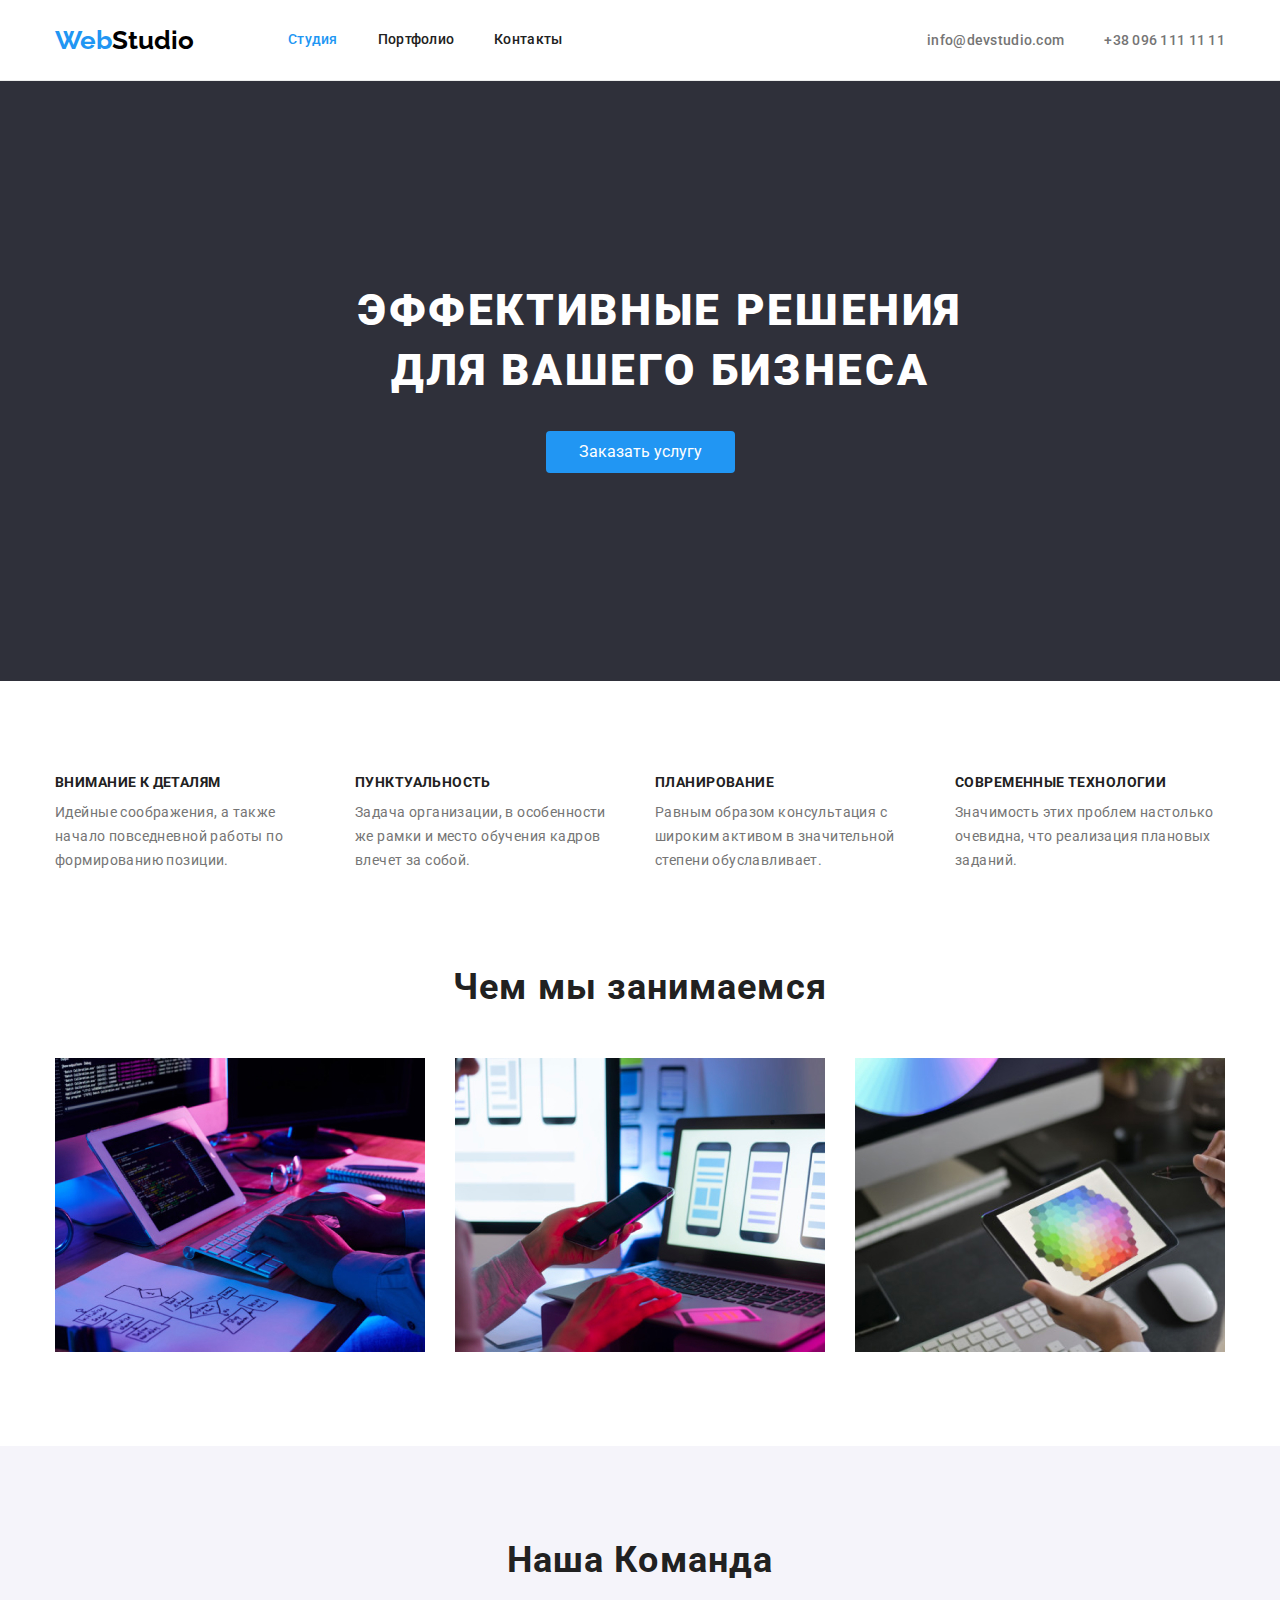
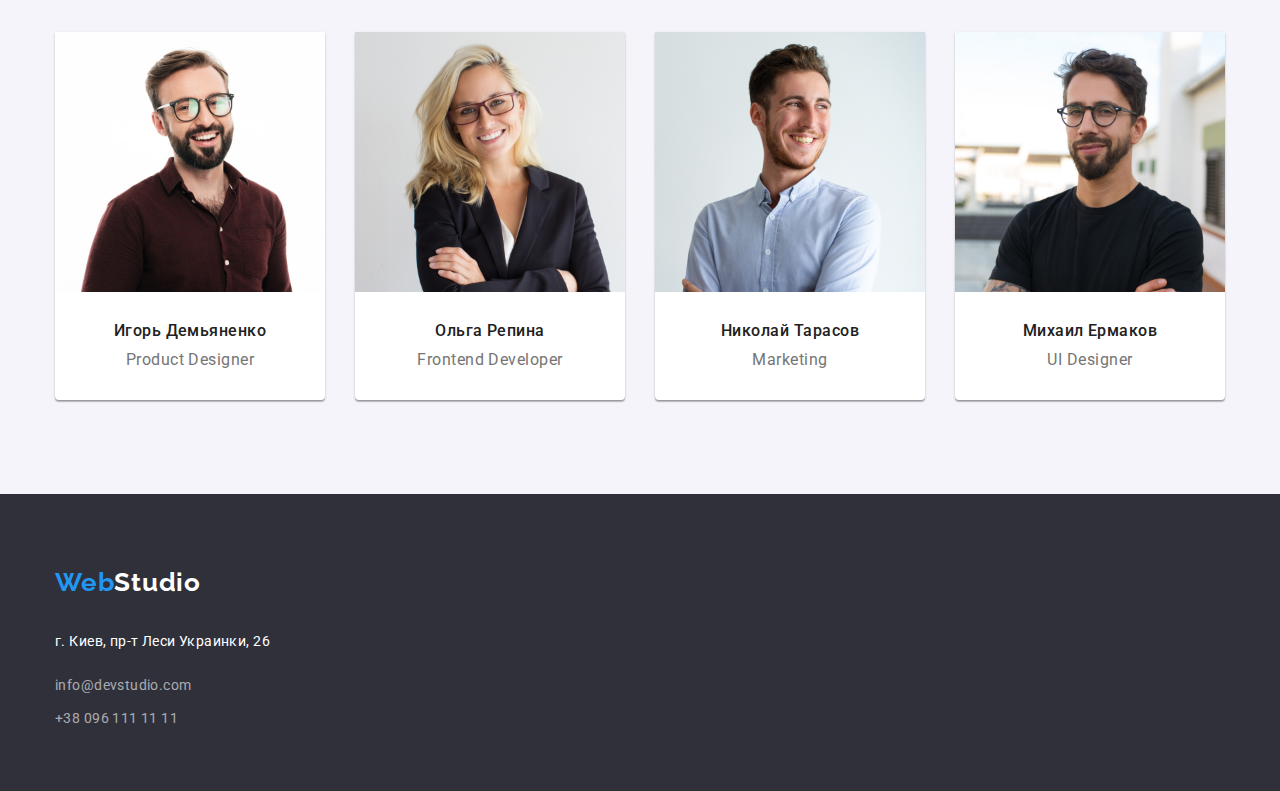
<file: index.html>
<!DOCTYPE html>
<html lang="ru">
    <head>
    <meta charset="UTF-8">
    <meta http-equiv="X-UA-Compatible" content="IE=edge">
    <meta name="viewport" content="width=device-width, initial-scale=1.0">
    <title>Webstudio</title>  
    <link rel="preconnect" href="https://fonts.googleapis.com">
    <link rel="preconnect" href="https://fonts.gstatic.com" crossorigin>
    <link href="https://fonts.googleapis.com/css2?family=Raleway:wght@700&family=Roboto:wght@400;500;700;900&display=swap"
        rel="stylesheet">
    <link rel="stylesheet" href="https://cdnjs.cloudflare.com/ajax/libs/modern-normalize/1.0.0/modern-normalize.min.css" />
    <link rel="stylesheet" href="./Css/style.css">
    
    
</head>

<body class="body">
    <!--Шапка з посиланнями-->
    <header class="header">
        <div class="container">
        <nav class=" header-navi">
                <a class="header-logo link" href=""> <span class="logo-color">Web</span>Studio</a>
            <ul class="header-list list">
                <li  class="header-item"> <a class="header-link-blue-studio link" href="./index.html">Студия</a> </li>
                <li  class="header-item"> <a class="header-link-portfolio-i link" href="./portfolio.html">Портфолио</a> </li>
                <li  class="header-item"> <a class="header-link-contacts-i link" href="">Контакты</a> </li>
            </ul>
            </nav>
            <ul class="header-list-contacts list">
                <li  class="header-item">
                    <a  class="mail link" href="mailto:info@devstudio.com"> info@devstudio.com </a>
                </li>
                <li  class="header-item">
                    <a class="tel link" href="tel:+380961111111">+38 096 111 11 11</a>
                </li>
            </ul>
            
        </div>
    </header>
    <main class="main">
        
        <!-- кнопка на сером фоне -->
        
        <section class="main-content">
            <div class="container">
            <h1 class=" main-title">Эффективные решения для вашего бизнеса</h1>
            <button type="submit" class="button" >Заказать услугу</button>
            </div>
        </section>
                <!-- Особенности feature -->
        <section class="feature">
            <div class="container">
            <ul class="feature-list list">
                <li class="feature-box">
                    <h3 class="feature-list-title">Внимание к деталям</h3>
                    <p class="feature-list-subtitle">Идейные соображения, а также начало повседневной работы по формированию позиции.</p>
                </li>
                <li class="feature-box">
                    <h3 class="feature-list-title">Пунктуальность</h3>
                    <p class="feature-list-subtitle">Задача организации, в особенности же рамки и место обучения кадров влечет за собой.</p>
                </li>
                <li class="feature-box">
                    <h3 class="feature-list-title">Планирование</h3>
                    <p class="feature-list-subtitle">Равным образом консультация с широким активом в значительной степени обуславливает.</p>
                </li>
                <li class="feature-box">
                    <h3 class="feature-list-title">Современные технологии</h3>
                    <p class="feature-list-subtitle">Значимость этих проблем настолько очевидна, что реализация плановых заданий.</p>
                </li>
            </ul>
            </div>
        </section>
            
                <!-- Чем занимаемся -->
        <section class="about">
            <div class="container">
            <h2 class="about-title">Чем мы занимаемся</h2>
            <ul class="about-list list"> 
                <li class="about-photo">
                    <img src="images/img1.jpg" alt="Клавиатура и Ipad " width="370" height="294" />
                </li>
                <li class="about-photo">
                    <img src="images/img2.jpg" alt="Iphone+Macbook" width="370" height="294" />
                </li>
                <li class="about-photo">
                    <img src="images/img3.jpg" alt="Ipad+Pencil" width="370" height="294" />
                </li>
            </ul>
            </div>
        </section>       
        
        <!-- Наша Команда -->
        <section class="team">
            <div class="container">
            <h2 class="team-title"> Наша Команда </h2>
            <ul class="team-list list">
                <li class="team-about">
                    <img src="images/imgdemyanenko.jpg" alt="Foto " width="270" height="260" />
                    <div class="team-about-list">
                    <h3 class="team-list-title"> Игорь Демьяненко </h3>
                    <p lang="en" class="team-list-subtitle"> Product Designer </p>
                    </div>
                </li>
                <li class="team-about">
                    <img src="images/imgrepina.jpg" alt="Foto " width="270" height="260" />
                    <div class="team-about-list"> 
                    <h3 class="team-list-title"> Ольга Репина </h3>
                    <p lang="en" class="team-list-subtitle"> Frontend Developer </p>
                    </div>
                </li>
                <li class="team-about">
                    <img src="images/imgtarasov.jpg" alt="Foto " width="270" height="260" />
                    <div class="team-about-list">
                    <h3 class="team-list-title"> Николай Тарасов </h3>
                    <p lang="en" class="team-list-subtitle"> Marketing </p>
                    </div>
                </li>
                <li class="team-about">
                    <img src="images/imgjermakov.jpg" alt="Foto " width="270" height="260" />
                    <div class="team-about-list">
                    <h3 class="team-list-title"> Михаил Ермаков </h3>
                    <p lang="en" class="team-list-subtitle"> UI Designer </p>
                    </div>
                </li>
            </ul>
            </div>
        </section>
    </main>
    <footer class="footer">
        <div class="container">
        <a href="" class="footer-logo link"> <span class="logo-color">Web</span>Studio</a>
        <address class="footer-addres">
            г. Киев, пр-т Леси Украинки, 26
        <ul class="footer-list-contacts list">
            <li class="contact-mail">
                <a class="contact link" href="mailto:info@devstudio.com"> info@devstudio.com </a>
            </li>
            <li class="contact-tel">
                <a class="contact link" href="tel:+380961111111">+38 096 111 11 11</a>
            </li>
        </ul>
        </address>
        </div>
    </footer>
</body>
</file>
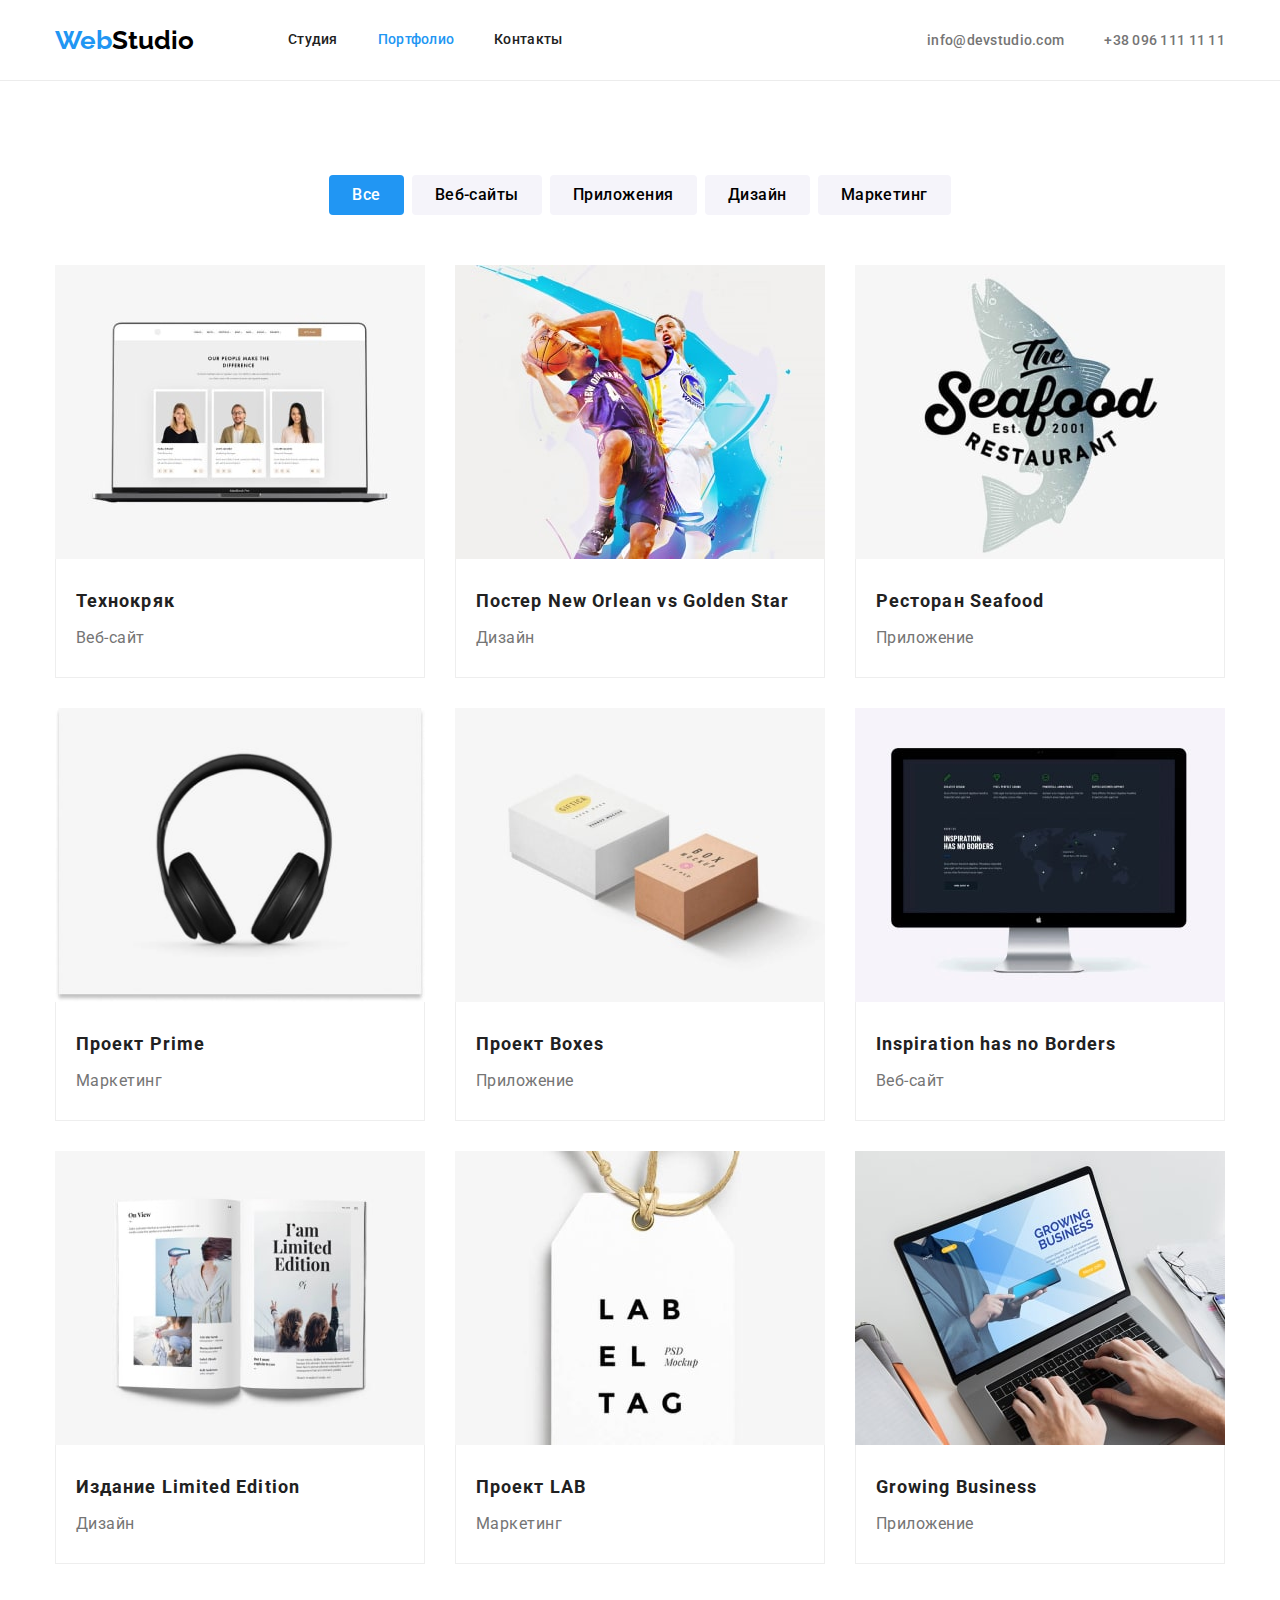
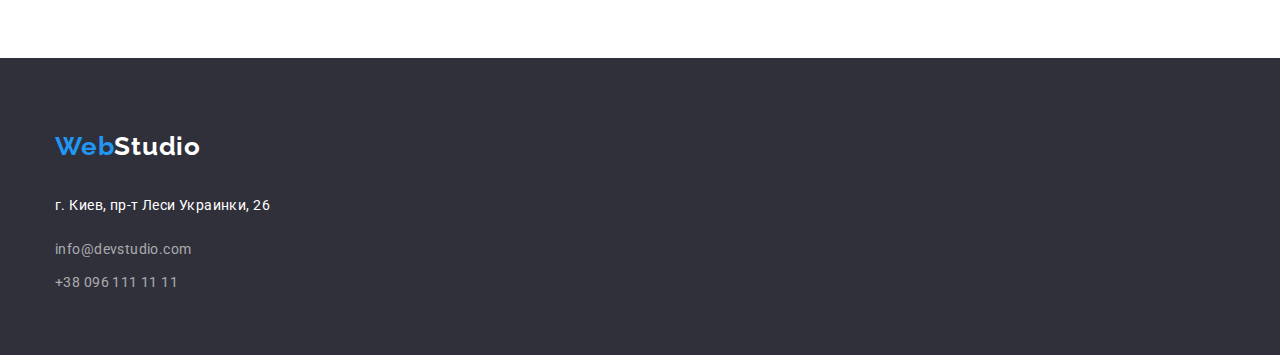
<file: portfolio.html>
<!DOCTYPE html>
<html lang="ru">

<head>
    <meta charset="UTF-8">
    <meta http-equiv="X-UA-Compatible" content="IE=edge">
    <meta name="viewport" content="width=device-width, initial-scale=1.0">
    <title>Portfolio</title>
    <link rel="preconnect" href="https://fonts.googleapis.com">
    <link rel="preconnect" href="https://fonts.gstatic.com" crossorigin>
    <link href="https://fonts.googleapis.com/css2?family=Raleway:wght@700&family=Roboto:wght@400;500;700;900&display=swap"
        rel="stylesheet">
    <link rel="stylesheet" href="https://cdnjs.cloudflare.com/ajax/libs/modern-normalize/1.0.0/modern-normalize.min.css" />
    <link rel="stylesheet" href="./Css/style.css">

</head>

<body>
    <header class="header">
        <div class="container">
            <nav class=" header-navi">
                <a class="header-logo link" href=""> <span class="logo-color">Web</span>Studio</a>
                <ul class="header-list list">
                    <li class="header-item"> <a class="header-link-studio-p link" href="./index.html">Студия</a> </li>
                    <li class="header-item"> <a class="header-link-blue-portfolio link" href="./portfolio.html">Портфолио</a>
                    </li>
                    <li class="header-item"> <a class="header-link-contacts-i link" href="">Контакты</a> </li>
                </ul>
            </nav>
            <ul class="header-list-contacts list">
                <li class="header-item">
                    <a class="mail link" href="mailto:info@devstudio.com"> info@devstudio.com </a>
                </li>
                <li class="header-item">
                    <a class="tel link" href="tel:+380961111111">+38 096 111 11 11</a>
                </li>
            </ul>
    
        </div>
    </header>
        <main>
            
            <!-- Кнопки перехода portfolio -->
            <section class="portfolio">
                <div class="container">
                <ul class="main-list list">
                    <li class="main-list-portfolio">
                        <button type="button" class="button-portfolio-blue">Bce</button>
                    </li>
                    <li class="main-list-portfolio">
                        <button type="button" class="button-portfolio">Веб-сайты</button>
                    </li>
                    <li class="main-list-portfolio">
                        <button type="button" class="button-portfolio">Приложения</button>
                    </li>
                    <li class="main-list-portfolio">
                        <button type="button" class="button-portfolio">Дизайн</button>
                    </li>
                    <li class="main-list-portfolio">
                        <button type="button" class="button-portfolio">Маркетинг</button>
                    </li>
                </ul> 
            
            <!-- Portfolio -->
                <ul class="portfolio-list list">
                    <li class="portfolio-list-box">
                        <a  class="link" href="">
                        <img src="images/tehnocrak-min.jpg" class="foto-box" alt="Foto computer " width="370" height="294" />
                        <div class="portfolio-list-text">
                        <h3 class="portfolio-list-title"> Технокряк </h3>
                        <p class="portfolio-list-subtitle"> Веб-сайт </p>
                        </div>
                        </a>
                    </li>
                    <li class="portfolio-list-box">
                        <a class="link" href="">
                        <img src="images/golden-star-min.jpg" class="foto-box" alt="play basketball " width="370" height="294" />
                        <div class="portfolio-list-text">
                        <h3 class="portfolio-list-title link "> Постер New Orlean vs Golden Star </h3>
                        <p class="portfolio-list-subtitle"> Дизайн </p>
                        </div>
                        </a>
                    </li>
                    <li class="final">
                        <a class="link" href="">
                        <img src="images/seafood-min.jpg" class="foto-box" alt="Poster restauran " width="370" height="294" />
                        <div class="portfolio-list-text">
                        <h3 class="portfolio-list-title"> Ресторан Seafood </h3>
                        <p class="portfolio-list-subtitle"> Приложение </p>
                        </div>
                        </a>
                    </li>
                    <li class="portfolio-list-box-second">
                        <a class="link" href="">
                        <img src="images/prime-min.jpg" alt="headphones " width="370" height="294" />
                        <div class="portfolio-list-text">
                        <h3 class="portfolio-list-title"> Проект Prime </h3>
                        <p class="portfolio-list-subtitle"> Маркетинг </p>
                        </div>
                        </a>
                    </li>
                    <li class="portfolio-list-box-second">
                        <a class="link" href="">
                        <img src="images/boxes-min.jpg" class="foto-box" alt="boxes " width="370" height="294" />
                        <div class="portfolio-list-text">
                        <h3 class="portfolio-list-title"> Проект Boxes </h3>
                        <p class="portfolio-list-subtitle"> Приложение </p>
                        </div>
                        </a>
                    </li>
                    <li class="final">
                        <a class="link" href="">
                        <img src="images/borders-min.jpg" class="foto-box" alt="Inspiration has no Borders " width="370" height="294" />
                        <div class="portfolio-list-text">
                        <h3 lang="en" class="portfolio-list-title"> Inspiration has no Borders </h3>
                        <p class="portfolio-list-subtitle"> Веб-сайт </p>
                        </div>
                        </a>
                    </li> 
                    <li class="portfolio-list-box-thirdt">
                        <a class="link" href="">
                        <img src="images/li-ed-min.jpg" class="foto-box" alt="book " width="370" height="294" />
                        <div class="portfolio-list-text">
                        <h3 class="portfolio-list-title"> Издание Limited Edition </h3>
                        <p class="portfolio-list-subtitle"> Дизайн </p>
                        </div>
                        </a>
                    </li>
                    <li class="portfolio-list-box-thirdt">
                        <a class="link" href="">
                        <img src="images/lab-min.jpg" class="foto-box" alt="Progect lab " width="370" height="294" />
                        <div class="portfolio-list-text">
                        <h3 class="portfolio-list-title"> Проект LAB </h3>
                        <p class="portfolio-list-subtitle"> Маркетинг </p>
                        </div>
                        </a>
                    </li>
                    <li class="final-last">
                        <a class="link" href="">
                        <img src="images/business-min.jpg" class="foto-box" alt="Laptop " width="370" height="294" />
                        <div class="portfolio-list-text">
                        <h3 lang="en" class="portfolio-list-title"> Growing Business </h3>
                        <p class="portfolio-list-subtitle"> Приложение </p>
                        </div>
                        </a>
                    </li>
                </ul>
                </div>
            </section>
        </main>
    <footer class="footer">
        <div class="container">
            <a href="" class="footer-logo link"> <span class="logo-color">Web</span>Studio</a>
            <address class="footer-addres">
                г. Киев, пр-т Леси Украинки, 26
                <ul class="footer-list-contacts list">
                    <li class="contact-mail">
                        <a class="contact link" href="mailto:info@devstudio.com"> info@devstudio.com </a>
                    </li>
                    <li class="contact-tel">
                        <a class="contact link" href="tel:+380961111111">+38 096 111 11 11</a>
                    </li>
                </ul>
            </address>
        </div>
    </footer>





</body>
</file>
<file: Css/style.css>
html {
  box-sizing: border-box;
}
*,
*::before,
*::after {
  box-sizing: inherit;
}

body {
  font-family: "Roboto", sans-serif;
  color: #212121;
}
:root {
  --black: #212121;
  --white: #ffffff;
  --grey: #757575;
  --blue: #2196f3;
  --black-grey: #2f303a;
}

p,
h1,
h2,
h3,
h4,
h5,
h6 {
  margin-top: 0px;
  margin-bottom: 0px;
}

ul {
  margin-top: 0;
  margin-bottom: 0;
  padding-left: 0;
}

img {
  display: block;
}

.list {
  list-style: none;
}
.link {
  text-decoration: none;
}
.container {
  width: 1200px;
  padding: 0px 15px 0px 15px;
  margin: 0 auto;
}

/* -----header---- */
.header {
  border-bottom: 1px solid rgba(236, 236, 236, 1);
}

.header .container {
  display: flex;
  align-items: center;
}

.header-logo {
  font-family: "Raleway", sans-serif;
  font-style: normal;
  font-weight: bold;
  font-size: 26px;
  line-height: 2.16;
  color: #000000;
  text-decoration: none;
  cursor: pointer;
  margin-right: 94px;
}

.logo-color {
  font-family: "Raleway", sans-serif;
  font-style: normal;
  font-weight: bold;
  font-size: 26px;
  line-height: 2.16;
  color: var(--blue);
  text-decoration: none;
  cursor: pointer;
}

.header-list {
  display: flex;
}
.header-item:not(:last-child) {
  margin-right: 40px;
}

.header-list-contacts {
  display: flex;
  margin-left: auto;
}
.header-navi {
  display: flex;
  align-items: center;
}
.header-link-blue-portfolio {
  font-style: normal;
  font-weight: 500;
  font-size: 14px;
  line-height: 1.14;
  letter-spacing: 0.02em;
  cursor: pointer;
  color: var(--blue);
  padding-top: 32px;
  padding-bottom: 32px;
  display: block;
}
.header-link-blue-portfolio:hover,
.header-link-blue-portfolio:focus {
  color: var(--blue);
}

.header-link-blue-studio {
  font-style: normal;
  font-weight: 500;
  font-size: 14px;
  line-height: 1.14;
  letter-spacing: 0.02em;
  cursor: pointer;
  color: var(--blue);
  padding-top: 32px;
  padding-bottom: 32px;
  display: block;
}

.header-link-blue-studio:hover,
.header-link-blue-studio:focus {
  color: var(--blue);
}

.header-link-portfolio-i {
  font-style: normal;
  font-weight: 500;
  font-size: 14px;
  line-height: 1.14;
  letter-spacing: 0.02em;
  cursor: pointer;
  color: var(--black);
  padding-top: 32px;
  padding-bottom: 32px;
  display: block;
}

.header-link-portfolio-i:hover,
.header-link-portfolio-i:focus {
  color: var(--blue);
}

.header-link-studio-p {
  font-style: normal;
  font-weight: 500;
  font-size: 14px;
  line-height: 1.14;
  letter-spacing: 0.02em;
  cursor: pointer;
  color: var(--black);
  padding-top: 32px;
  padding-bottom: 32px;
  display: block;
}

.header-link-studio-p:hover,
.header-link-studio-p:focus {
  color: var(--blue);
}

.header-link-contacts-i {
  font-style: normal;
  font-weight: 500;
  font-size: 14px;
  line-height: 1.14;
  letter-spacing: 0.02em;
  cursor: pointer;
  color: var(--black);
  padding-top: 32px;
  padding-bottom: 32px;
  display: block;
}

.header-link-contacts-i:hover,
.header-link-contacts-i:focus {
  color: var(--blue);
}

.header-link-contacts-p {
  font-style: normal;
  font-weight: 500;
  font-size: 14px;
  line-height: 1.14;
  letter-spacing: 0.02em;
  cursor: pointer;
  color: var(--black);
  padding-top: 32px;
  padding-bottom: 32px;
  display: block;
}

.header-link-contacts-p:hover,
.header-link-contacts-p:focus {
  color: var(--blue);
}

.mail {
  font-style: normal;
  font-weight: 500;
  font-size: 14px;
  line-height: 1.19;
  letter-spacing: 0.02em;
  color: var(--grey);
  cursor: pointer;
}
.mail:focus,
.mail:hover {
  color: var(--blue);
}
.tel {
  font-style: normal;
  font-weight: 500;
  font-size: 14px;
  line-height: 1.19;
  letter-spacing: 0.02em;
  color: var(--grey);
  cursor: pointer;
}
.tel:focus,
.tel:hover {
  color: var(--blue);
}
/* Main conteiner */
.main-content {
  background-color: #2f303a;
  text-align: center;
  height: 600px;
  align-items: center;
  padding-top: 200px;
  padding-bottom: 200px;
}

.main-title {
  font-style: normal;
  font-weight: 900;
  font-size: 44px;
  line-height: 1.36;
  letter-spacing: 0.06em;
  text-transform: uppercase;
  color: var(--white);
  margin-bottom: 30px;
  margin-left: 257px;
  display: block;
  width: 696px;
}

.main-content .container {
  align-items: center;
}

.button {
  padding: 10px 32px;
  border-radius: 4px;
  font-size: 16px;
  line-height: 1.3;
  cursor: pointer;
  color: var(--white);
  background: var(--blue);
  border: 1px solid transparent;
}
.button:hover {
  background: #188ce8;
  box-shadow: 0px 4px 4px rgba(0, 0, 0, 0.15);
  border-radius: 4px;
  color: var(--white);
}
/* ----- Feature----- */

.feature {
  background-color: var(--white);
  padding-top: 94px;
  padding-bottom: 94px;
}

.feature-list {
  display: flex;
  flex-wrap: nowrap;
}

.feature-box {
  width: 270px;
}
.feature-box:not(:last-child) {
  margin-right: 30px;
}

.feature-list-title {
  font-style: normal;
  font-weight: bold;
  font-size: 14px;
  line-height: 1.14;
  letter-spacing: 0.03em;
  text-transform: uppercase;
  margin-bottom: 10px;
}
.feature-list-subtitle {
  font-style: normal;
  font-weight: normal;
  font-size: 14px;
  line-height: 1.71;
  letter-spacing: 0.03em;
  color: var(--grey);
}
/* ------about------ */
.about {
  padding-bottom: 94px;
}
.about-title {
  font-style: normal;
  font-weight: bold;
  font-size: 36px;
  line-height: 1.16;
  text-align: center;
  letter-spacing: 0.03em;
  margin-bottom: 50px;
}

.about-photo:not(:last-child) {
  margin-right: 30px;
}

.about-list {
  display: flex;
}

/* ------team------ */

.team {
  background-color: #f5f4fa;
  display: flex;
  padding-top: 94px;
  padding-bottom: 94px;
}

.team-about:not(:last-child) {
  margin-right: 30px;
}

.team-about {
  box-shadow: 0px 1px 3px rgba(0, 0, 0, 0.12), 0px 1px 1px rgba(0, 0, 0, 0.14),
    0px 2px 1px rgba(0, 0, 0, 0.2);
  border-radius: 0px 0px 4px 4px;
  background-color: var(--white);
  width: 270px;
}

.team-about-list {
  padding-top: 30px;
  padding-bottom: 30px;
}

.team-title {
  font-weight: 700;
  font-size: 36px;
  line-height: 1.16;
  text-align: center;
  letter-spacing: 0.03em;
  margin-bottom: 50px;
}

.team-list {
  display: flex;
}

.team-list-title {
  font-weight: 500;
  font-size: 16px;
  line-height: 1.18;
  text-align: center;
  letter-spacing: 0.03em;

  margin-bottom: 10px;
}
.team-list-subtitle {
  font-size: 16px;
  line-height: 1.18;
  text-align: center;
  letter-spacing: 0.03em;
  color: var(--grey);
}
/* -----footer----- */
.footer {
  background-color: #2f303a;
  padding-bottom: 60px;
  padding-top: 60px;
}

.footer-list-contacts {
  margin-top: 20px;
}

.footer-logo {
  display: inline-block;
  font-family: "Raleway", sans-serif;
  font-style: normal;
  font-weight: bold;
  font-size: 26px;
  line-height: 1.19;
  letter-spacing: 0.03em;
  color: var(--white);
  margin-bottom: 20px;
}
.footer-addres {
  font-style: normal;
  font-weight: normal;
  font-size: 14px;
  line-height: 1.71;
  letter-spacing: 0.03em;
  color: var(--white);
}

.contact-tel {
  margin-top: 9px;
}
.contact {
  font-style: normal;
  font-weight: normal;
  font-size: 14px;
  line-height: 1.71;
  letter-spacing: 0.03em;
  color: rgba(255, 255, 255, 0.6);
  cursor: pointer;
  margin-top: 9px;
}
.contact:hover,
.contact:focus {
  color: var(--blue);
}
/* -----Portfolio.html----- */
.portfolio {
  padding-top: 94px;
  padding-bottom: 94px;
}

.main-list {
  display: inline-block;
  display: flex;
  margin-bottom: 50px;
  justify-content: center;
}

.main-list-portfolio:not(:last-child) {
  margin-right: 8px;
}

.button-portfolio-blue {
  font-style: normal;
  font-weight: 500;
  font-size: 16px;
  line-height: 1.62;
  text-align: center;
  letter-spacing: 0.03em;
  cursor: pointer;
  background-color: var(--blue);
  color: var(--white);
  border-radius: 4px;
  padding: 6px 22px;
  border: 1px solid transparent;
}
.button-portfolio-blue:hover,
.button-portfolio-blue:focus {
  background-color: var(--blue);
  color: var(--white);
}
.button-portfolio {
  font-style: normal;
  font-weight: 500;
  font-size: 16px;
  line-height: 1.62;
  text-align: center;
  letter-spacing: 0.03em;
  cursor: pointer;
  background-color: #f5f4fa;
  border-radius: 4px;
  padding: 6px 22px;
  border: 1px solid transparent;
}
.button-portfolio:hover,
.button-portfolio:focus {
  background-color: var(--blue);
  color: var(--white);
}

/* ------ portfolio------ */
.portfolio-list {
  display: inline-block;
  display: flex;
  max-width: 1200px;
  flex-wrap: wrap;
}

.portfolio-list-box {
  background-color: var(--white);
  width: 370px;
}

.foto-box {
}

.portfolio-list-box:not(:last-child) {
  margin-right: 30px;
  margin-bottom: 30px;
}

.portfolio-list-box-second {
  width: 370px;
  background-color: var(--white);
}

.portfolio-list-box-second:not(:last-child) {
  margin-right: 30px;
  margin-bottom: 30px;
}

.portfolio-list-box-thirdt {
  width: 370px;
  background-color: var(--white);
}

.portfolio-list-box-thirdt:not(:last-child) {
  margin-right: 30px;
}

.final {
  width: 370px;
  background-color: var(--white);
  margin-bottom: 30px;
}
.final-last {
  width: 370px;
  background-color: var(--white);
}

.portfolio-list-text {
  padding: 24px 20px;
  border-bottom: 1px solid #eeeeee;
  border-left: 1px solid #eeeeee;
  border-right: 1px solid #eeeeee;
  background-color: var(--white);
}

.portfolio-list-title {
  font-style: normal;
  font-weight: bold;
  font-size: 18px;
  line-height: 2;
  letter-spacing: 0.06em;
  color: var(--black);
  margin-bottom: 4px;
}
.portfolio-list-subtitle {
  font-style: normal;
  font-weight: normal;
  font-size: 16px;
  line-height: 1.87;
  letter-spacing: 0.03em;
  color: var(--grey);
}
</file>
